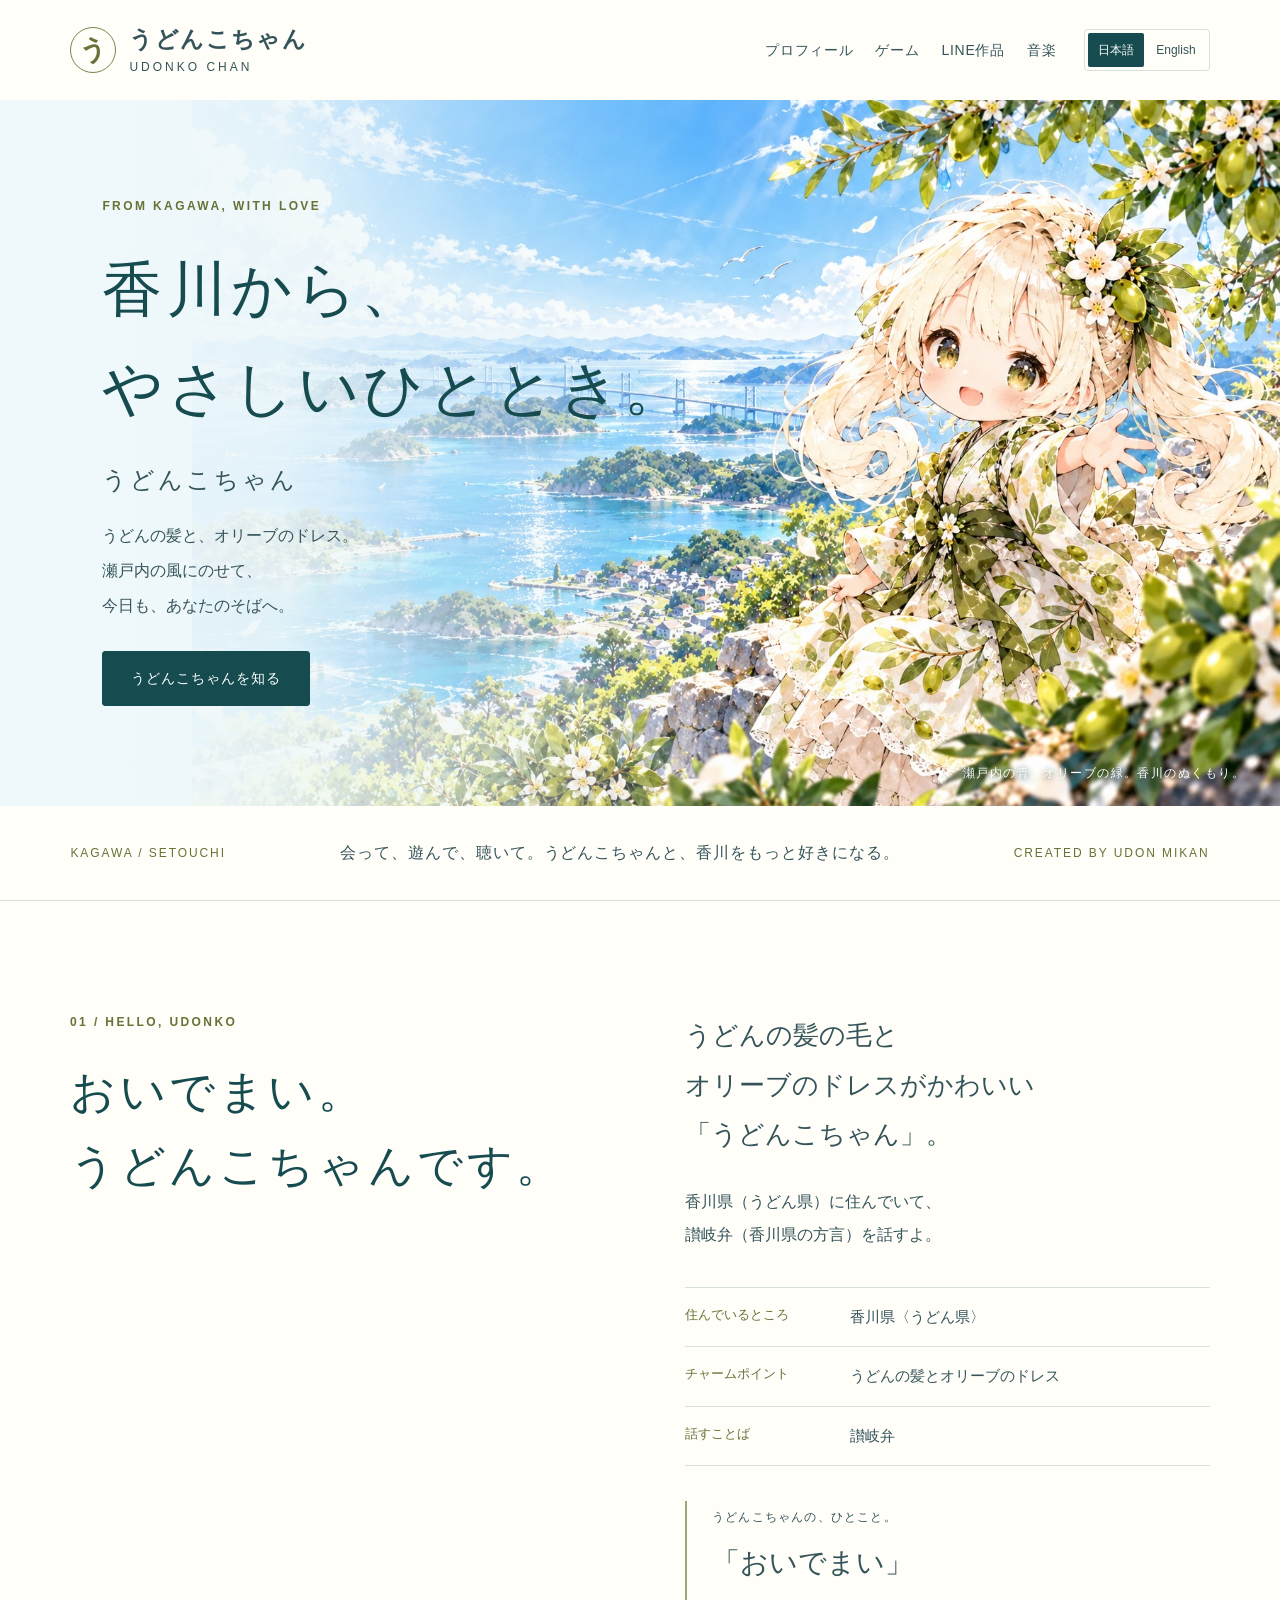
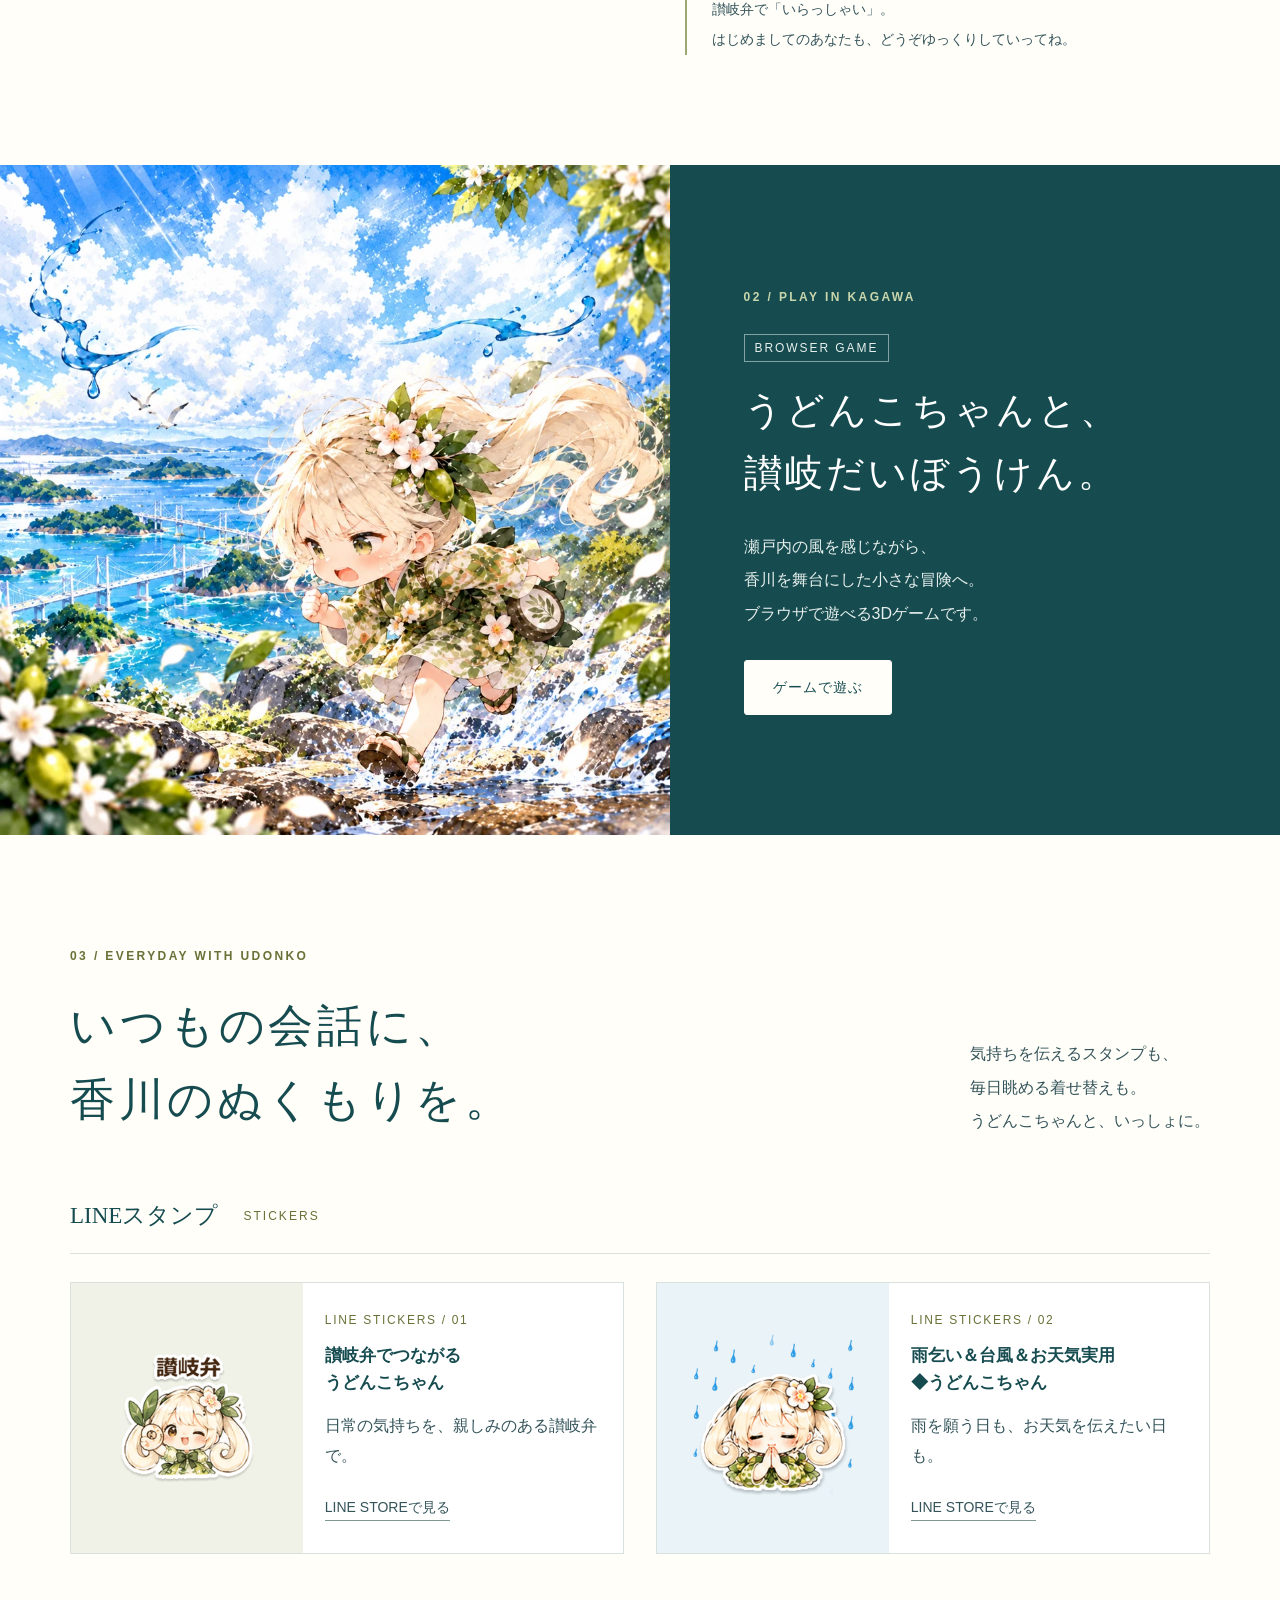
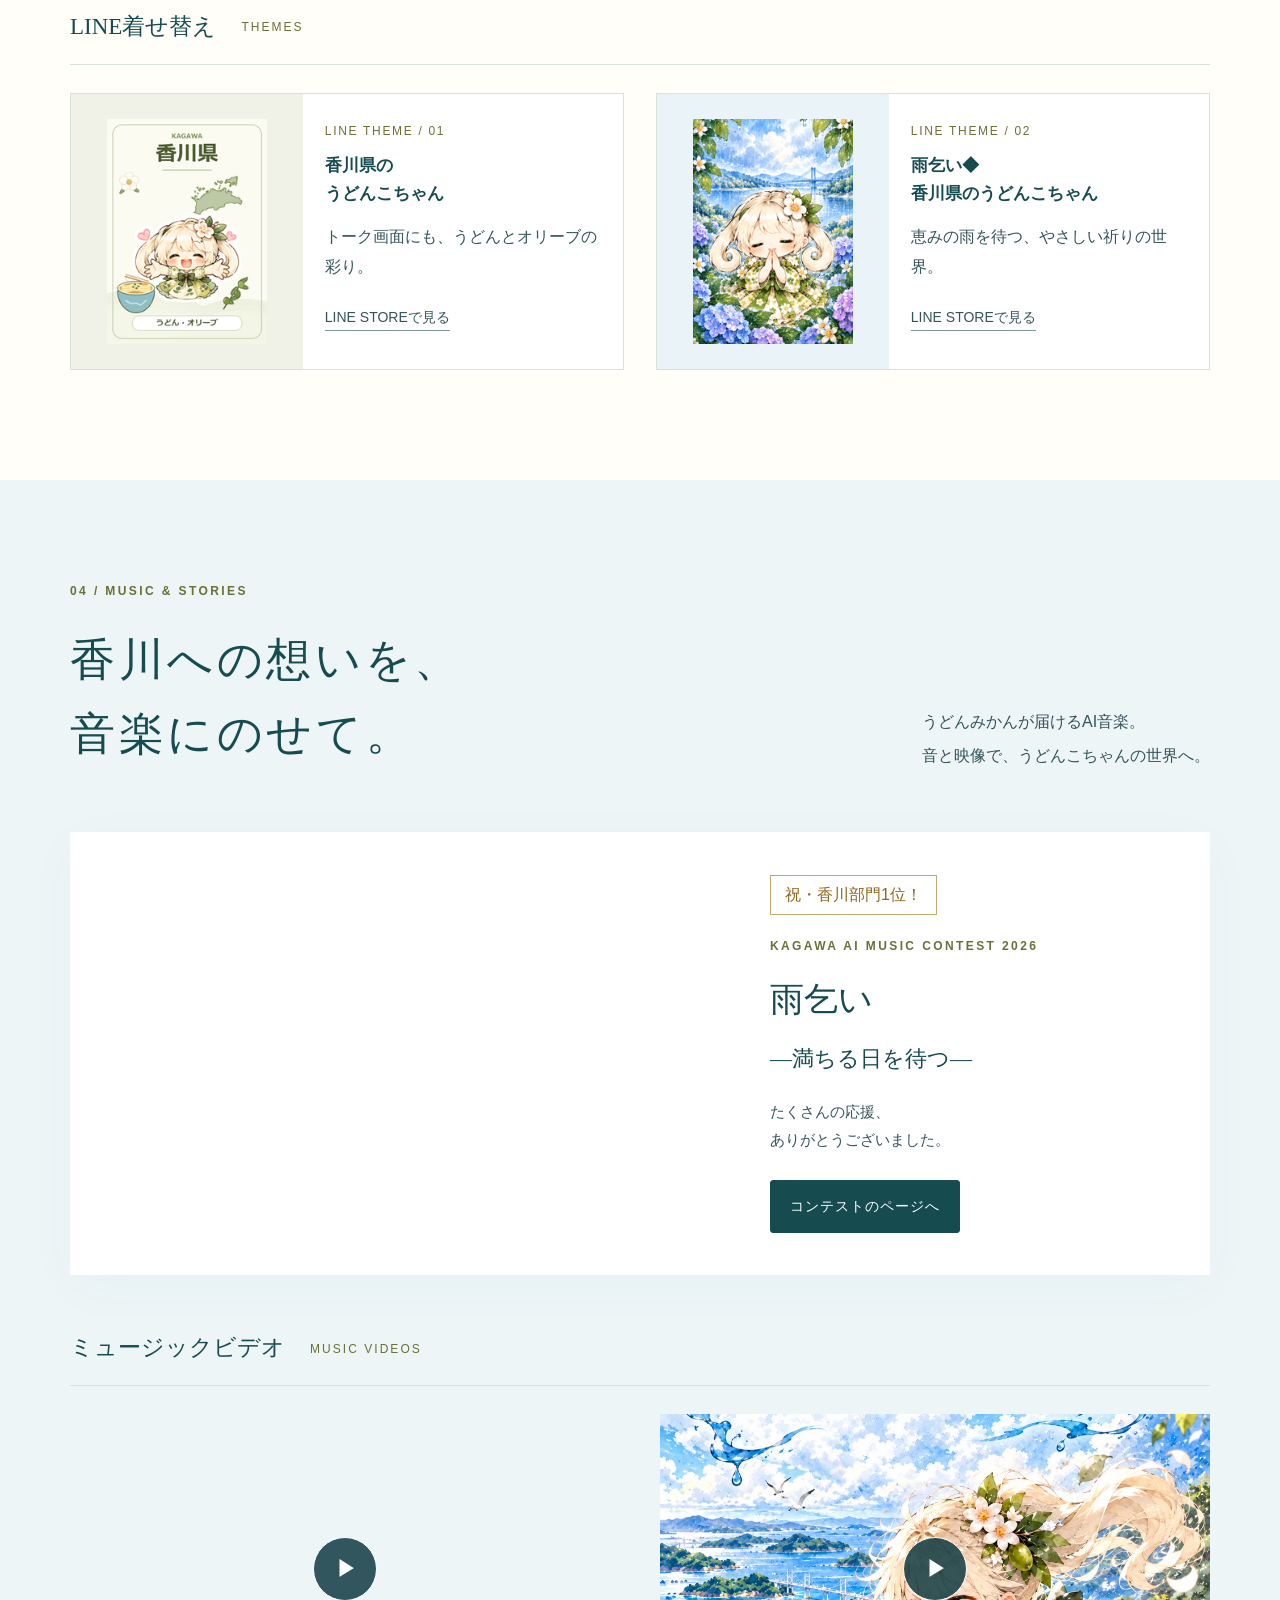
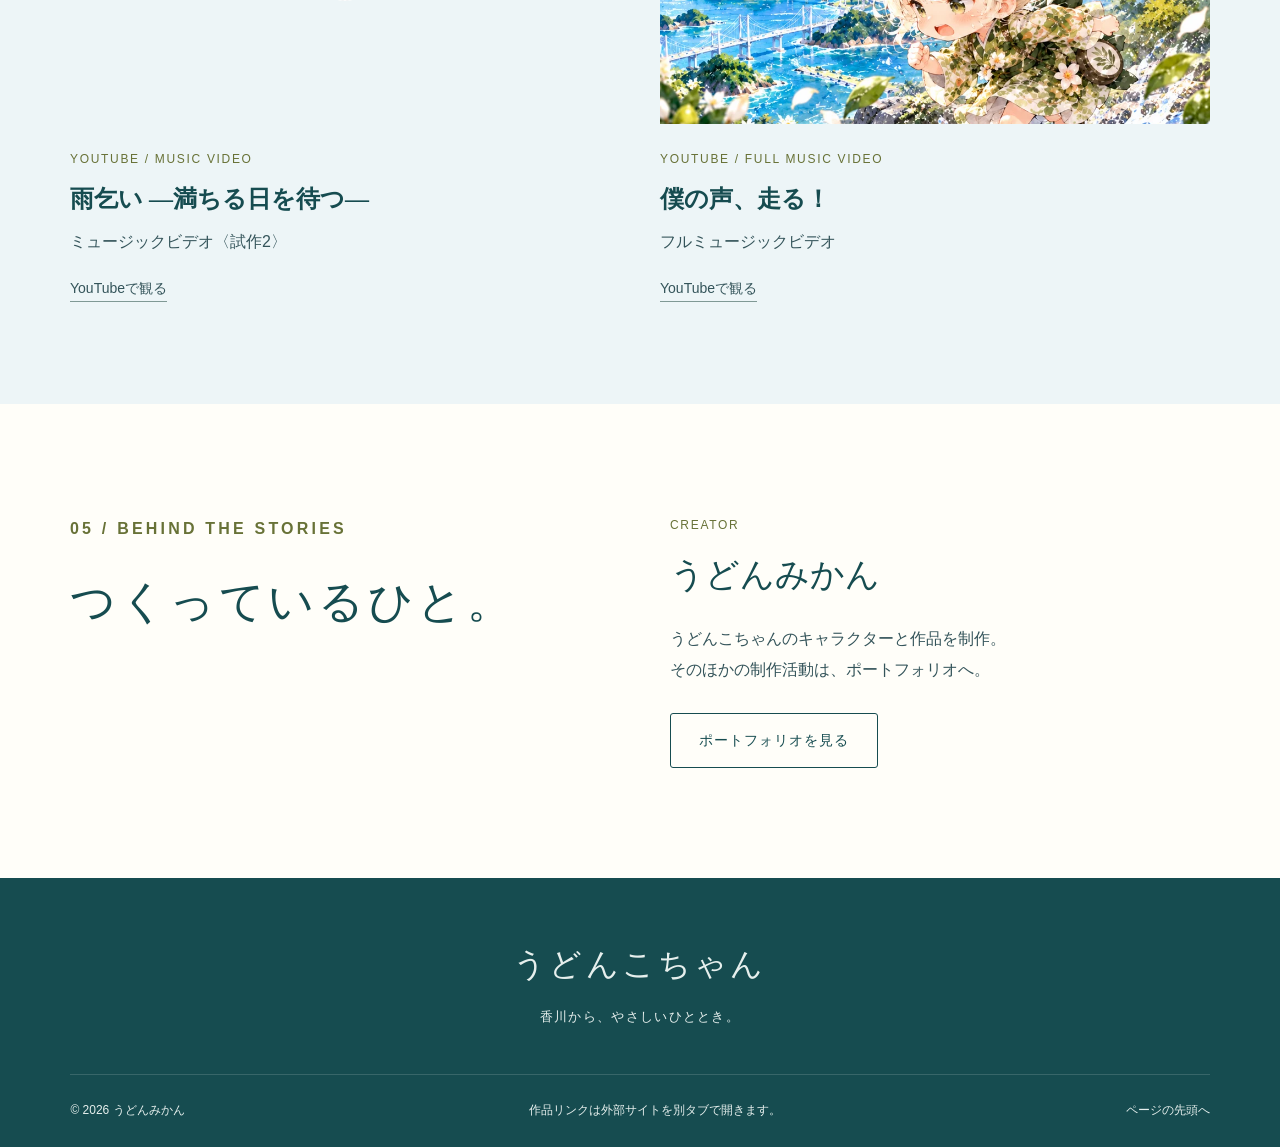
<file: index.html>
<!doctype html>
<html lang="ja">
<head>
<meta charset="utf-8"><meta name="viewport" content="width=device-width, initial-scale=1">
<meta http-equiv="Content-Security-Policy" content="default-src 'none'; img-src 'self' data:; style-src 'self'; script-src 'none'; connect-src 'none'; font-src 'self'; object-src 'none'; base-uri 'none'; form-action 'none'">
<meta name="referrer" content="no-referrer">
<title>うどんこちゃん｜香川から、やさしいひととき。</title>
<meta name="description" content="うどんの髪の毛とオリーブのドレスがかわいい、香川県のうどんこちゃん。プロフィール、冒険ゲーム、LINEスタンプ・着せ替え、うどんみかんのAI音楽をご紹介。">
<meta name="theme-color" content="#164c50">
<link rel="icon" type="image/svg+xml" href="data:image/svg+xml,%3Csvg xmlns='http://www.w3.org/2000/svg' viewBox='0 0 64 64'%3E%3Crect width='64' height='64' rx='32' fill='%23164c50'/%3E%3Ctext x='32' y='44' text-anchor='middle' font-size='40' fill='%23fff' font-family='serif'%3Eう%3C/text%3E%3C/svg%3E">
<link rel="stylesheet" href="./style.css">
<link rel="alternate" hreflang="ja" href="./index.html">
<link rel="alternate" hreflang="en" href="./english.html">
</head>
<body id="top">
<a class="skip" href="#main">本文へ移動</a>
<header class="header"><a class="brand" href="#top"><span class="brand-mark">う</span><span>うどんこちゃん<small>UDONKO CHAN</small></span></a><div class="header-links"><nav aria-label="メインナビゲーション"><a href="#profile">プロフィール</a><a href="#game">ゲーム</a><a href="#line">LINE作品</a><a href="#music">音楽</a></nav><div class="language-switch" role="navigation" aria-label="言語切り替え"><a href="./index.html" lang="ja" hreflang="ja" aria-current="page">日本語</a><a href="./english.html" lang="en" hreflang="en">English</a></div></div></header>
<main id="main">
<section class="hero" aria-labelledby="hero-title"><div class="hero-art"><img src="./assets/hero.webp" width="1536" height="1024" alt="オリーブの花を髪に飾ったうどんこちゃん。青い瀬戸内海と島々を背景に、笑顔で手を差し伸べる。" fetchpriority="high"></div><div class="hero-copy"><p class="eyebrow">FROM KAGAWA, WITH LOVE</p><h1 id="hero-title">香川から、<br>やさしいひととき。</h1><p class="hero-name">うどんこちゃん</p><p>うどんの髪と、オリーブのドレス。<br>瀬戸内の風にのせて、<br>今日も、あなたのそばへ。</p><a class="button" href="#profile">うどんこちゃんを知る</a></div><span class="hero-caption">瀬戸内の青。オリーブの緑。香川のぬくもり。</span></section>
<div class="intro-strip"><span>KAGAWA / SETOUCHI</span><p>会って、遊んで、聴いて。<br class="mobile-only">うどんこちゃんと、香川をもっと好きになる。</p><span>CREATED BY UDON MIKAN</span></div>
<section id="profile" class="section profile"><div class="section-heading"><p class="eyebrow">01 / HELLO, UDONKO</p><h2>おいでまい。<br>うどんこちゃんです。</h2></div><div class="profile-copy"><p class="lead">うどんの髪の毛と<br>オリーブのドレスがかわいい<br>「うどんこちゃん」。</p><p>香川県（うどん県）に住んでいて、<br>讃岐弁（香川県の方言）を話すよ。</p><dl class="profile-facts"><div><dt>住んでいるところ</dt><dd>香川県〈うどん県〉</dd></div><div><dt>チャームポイント</dt><dd>うどんの髪とオリーブのドレス</dd></div><div><dt>話すことば</dt><dd>讃岐弁</dd></div></dl><aside class="dialect"><span>うどんこちゃんの、ひとこと。</span><p>「おいでまい」</p><small>讃岐弁で「いらっしゃい」。<br>はじめましてのあなたも、どうぞゆっくりしていってね。</small></aside></div></section>
<section id="game" class="game-section"><div class="game-image"><img src="./assets/adventure.webp" alt="瀬戸内の風景のなかを駆けるうどんこちゃんのイメージイラスト" width="1000" height="1000" loading="lazy"></div><div class="game-copy"><p class="eyebrow">02 / PLAY IN KAGAWA</p><span class="tag">BROWSER GAME</span><h2>うどんこちゃんと、<br>讃岐だいぼうけん。</h2><p>瀬戸内の風を感じながら、<br>香川を舞台にした小さな冒険へ。<br>ブラウザで遊べる3Dゲームです。</p><a class="button light" href="https://udonko-sanuki-adventure.udonmikan.chatgpt.site" target="_blank" rel="noopener noreferrer">ゲームで遊ぶ<span class="sr-only">（別タブで開きます）</span></a></div></section>
<section id="line" class="section line-section"><div class="section-top"><div><p class="eyebrow">03 / EVERYDAY WITH UDONKO</p><h2>いつもの会話に、<br>香川のぬくもりを。</h2></div><p>気持ちを伝えるスタンプも、<br>毎日眺める着せ替えも。<br>うどんこちゃんと、いっしょに。</p></div>
<h3 class="collection-title">LINEスタンプ<span>STICKERS</span></h3><div class="product-grid">
<a class="product" href="https://store.line.me/stickershop/product/36520818/ja" target="_blank" rel="noopener noreferrer"><div class="product-art"><img src="./assets/sticker-sanuki.png" alt="讃岐弁でつながる うどんこちゃんのスタンプ" width="240" height="240" loading="lazy"></div><div class="product-body"><span class="small-label">LINE STICKERS / 01</span><h4>讃岐弁でつながる<br>うどんこちゃん</h4><p>日常の気持ちを、親しみのある讃岐弁で。</p><span class="text-link">LINE STOREで見る<span class="sr-only">（別タブ）</span></span></div></a>
<a class="product" href="https://store.line.me/stickershop/product/36610672/ja" target="_blank" rel="noopener noreferrer"><div class="product-art rain"><img src="./assets/sticker-weather.png" alt="雨乞い＆台風＆お天気実用◆うどんこちゃんのスタンプ" width="240" height="240" loading="lazy"></div><div class="product-body"><span class="small-label">LINE STICKERS / 02</span><h4>雨乞い＆台風＆お天気実用<br>◆うどんこちゃん</h4><p>雨を願う日も、お天気を伝えたい日も。</p><span class="text-link">LINE STOREで見る<span class="sr-only">（別タブ）</span></span></div></a></div>
<h3 class="collection-title">LINE着せ替え<span>THEMES</span></h3><div class="product-grid themes">
<a class="product" href="https://store.line.me/themeshop/product/2c06b67c-02c0-40bb-a4e4-3d6a9b7b33d6/ja" target="_blank" rel="noopener noreferrer"><div class="product-art"><img src="./assets/theme-sanuki.png" alt="香川県のうどんこちゃん LINE着せ替え" width="198" height="278" loading="lazy"></div><div class="product-body"><span class="small-label">LINE THEME / 01</span><h4>香川県の<br>うどんこちゃん</h4><p>トーク画面にも、うどんとオリーブの彩り。</p><span class="text-link">LINE STOREで見る<span class="sr-only">（別タブ）</span></span></div></a>
<a class="product" href="https://store.line.me/themeshop/product/4034fa6c-0a82-4324-8e17-a4f9ad127542/ja" target="_blank" rel="noopener noreferrer"><div class="product-art rain"><img src="./assets/theme-rain.png" alt="雨乞い◆香川県のうどんこちゃん LINE着せ替え" width="198" height="278" loading="lazy"></div><div class="product-body"><span class="small-label">LINE THEME / 02</span><h4>雨乞い◆<br>香川県のうどんこちゃん</h4><p>恵みの雨を待つ、やさしい祈りの世界。</p><span class="text-link">LINE STOREで見る<span class="sr-only">（別タブ）</span></span></div></a></div></section>
<section id="music" class="music-section"><div class="section-top"><div><p class="eyebrow">04 / MUSIC & STORIES</p><h2>香川への想いを、<br>音楽にのせて。</h2></div><p>うどんみかんが届けるAI音楽。<br>音と映像で、うどんこちゃんの世界へ。</p></div><article class="award"><img src="./assets/award.webp" alt="KAGAWA AI MUSIC CONTEST 2026、雨乞い ―満ちる日を待つ―、祝・香川部門1位！ うどんみかん" width="1536" height="1024" loading="lazy"><div class="award-copy"><span class="award-label">祝・香川部門1位！</span><p class="eyebrow">KAGAWA AI MUSIC CONTEST 2026</p><h3>雨乞い<br><span>―満ちる日を待つ―</span></h3><p>たくさんの応援、<br>ありがとうございました。</p><a class="button" href="https://sanuki-ai-music-award-2026.rainy-charm-5394.chatgpt.site/" target="_blank" rel="noopener noreferrer">コンテストのページへ<span class="sr-only">（別タブ）</span></a></div></article>
<h3 class="collection-title">ミュージックビデオ<span>MUSIC VIDEOS</span></h3><div class="mv-grid"><a class="mv" href="https://youtu.be/F1SjwQucWfg?si=oPVW3ORbGRsi2EGB" target="_blank" rel="noopener noreferrer"><div class="mv-image"><img src="./assets/award.webp" alt="雨乞いの作品ビジュアル" width="1536" height="1024" loading="lazy"><span class="play" aria-hidden="true">▶</span></div><span class="small-label">YOUTUBE / MUSIC VIDEO</span><h4>雨乞い ―満ちる日を待つ―</h4><p>ミュージックビデオ〈試作2〉</p><span class="text-link">YouTubeで観る<span class="sr-only">（別タブ）</span></span></a><a class="mv" href="https://youtu.be/hcpEiz5iTeI?si=0y_3WPTk3I8NmJdO" target="_blank" rel="noopener noreferrer"><div class="mv-image"><img src="./assets/adventure.webp" alt="僕の声、走る！の世界を表す、瀬戸内を走るうどんこちゃん" width="1000" height="1000" loading="lazy"><span class="play" aria-hidden="true">▶</span></div><span class="small-label">YOUTUBE / FULL MUSIC VIDEO</span><h4>僕の声、走る！</h4><p>フルミュージックビデオ</p><span class="text-link">YouTubeで観る<span class="sr-only">（別タブ）</span></span></a></div></section>
<section class="creator section" id="creator"><div><p class="eyebrow">05 / BEHIND THE STORIES</p><h2>つくっているひと。</h2></div><div><span class="small-label">CREATOR</span><h3>うどんみかん</h3><p>うどんこちゃんのキャラクターと作品を制作。<br>そのほかの制作活動は、ポートフォリオへ。</p><a class="button outline" href="https://udonmikan.github.io/portfolio/" target="_blank" rel="noopener noreferrer">ポートフォリオを見る<span class="sr-only">（別タブ）</span></a></div></section>
</main>
<footer><a class="footer-brand" href="#top">うどんこちゃん</a><p>香川から、やさしいひととき。</p><div class="footer-bottom"><small>© 2026 うどんみかん</small><span>作品リンクは外部サイトを別タブで開きます。</span><a href="#top">ページの先頭へ</a></div></footer>
</body></html>
</file>
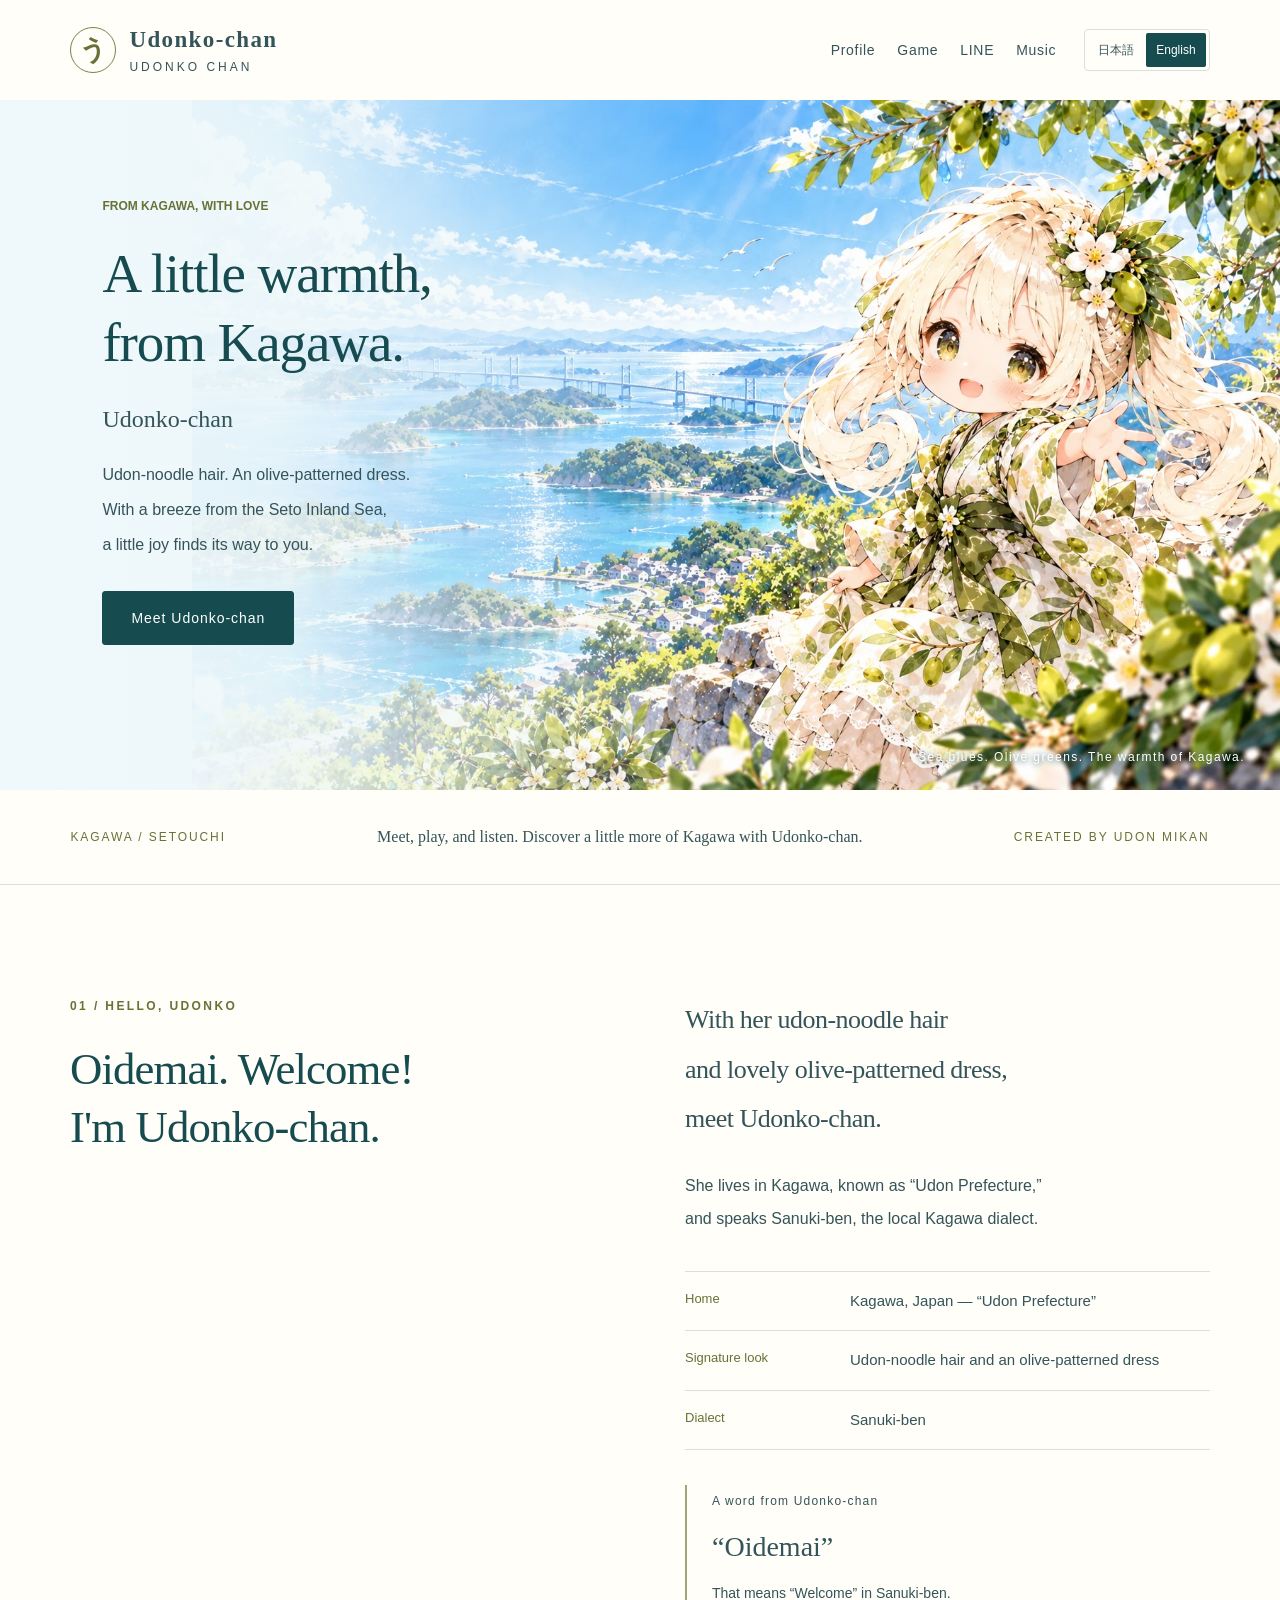
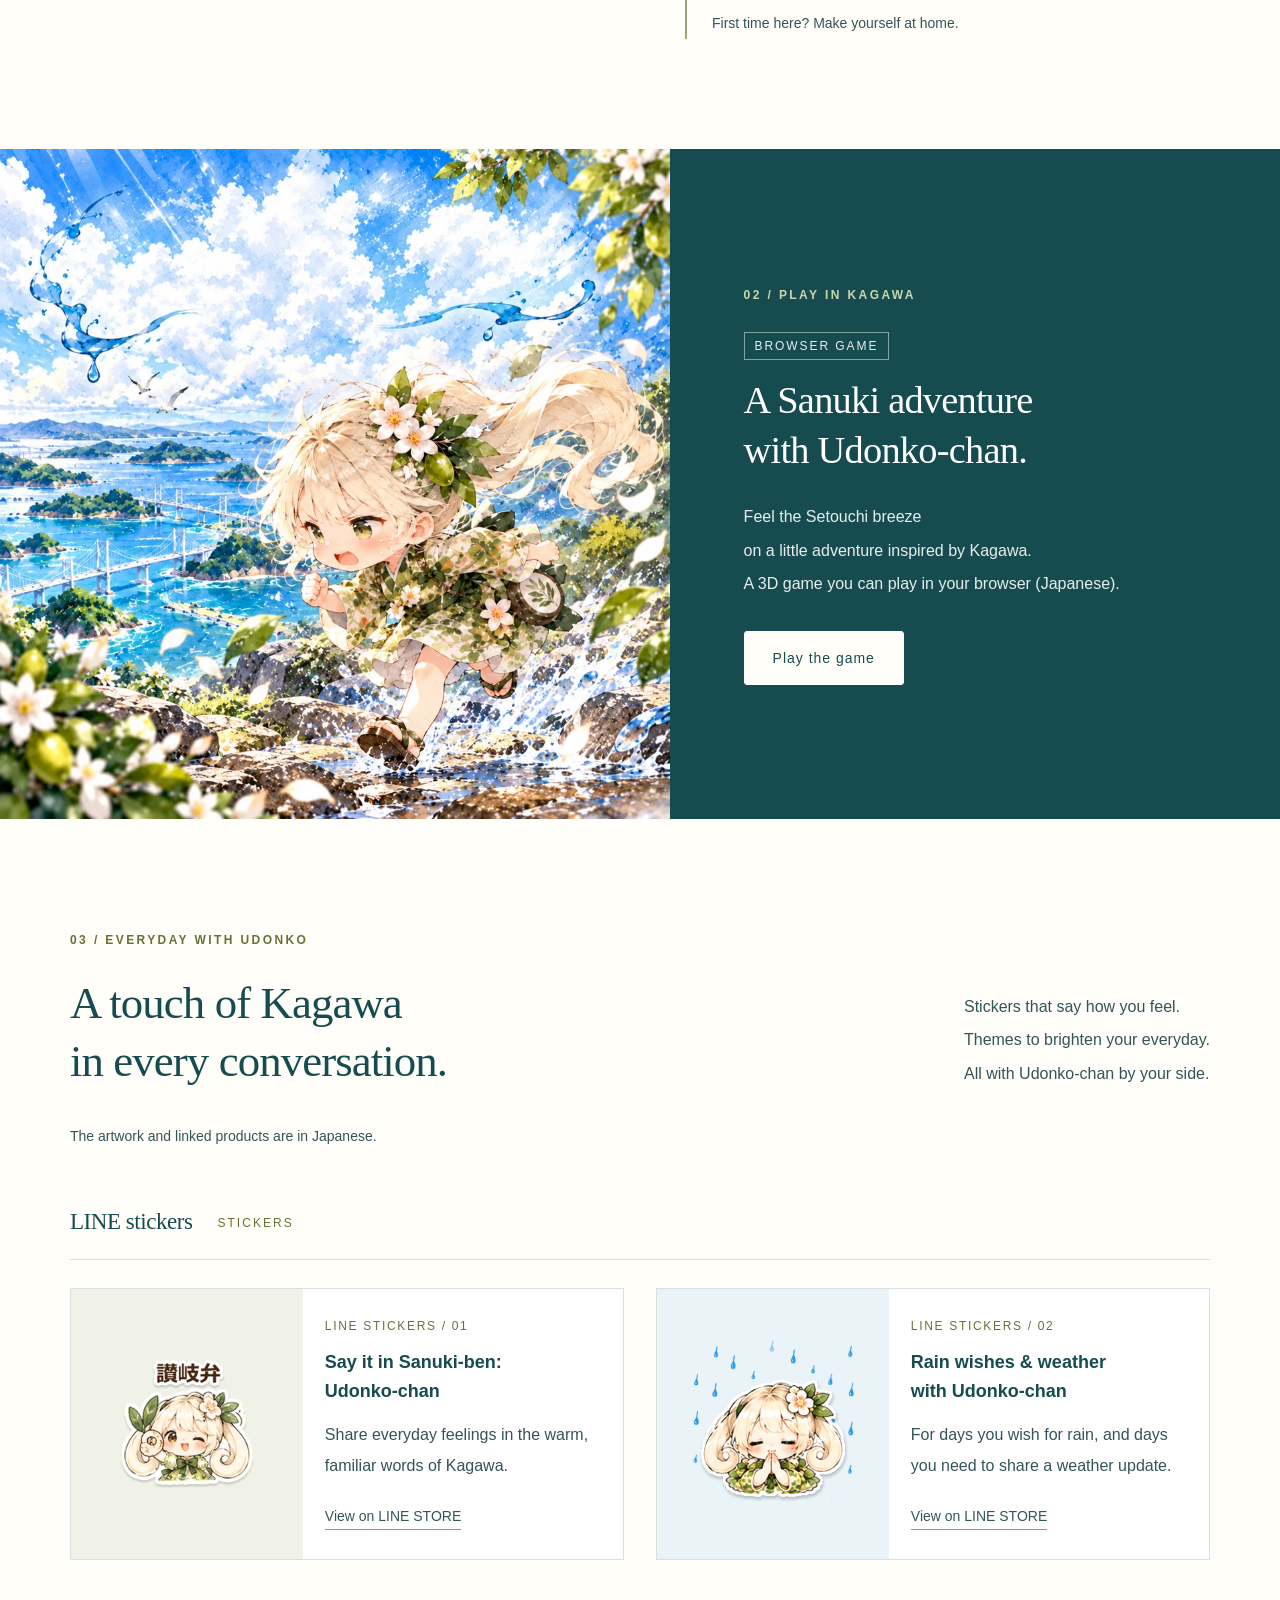
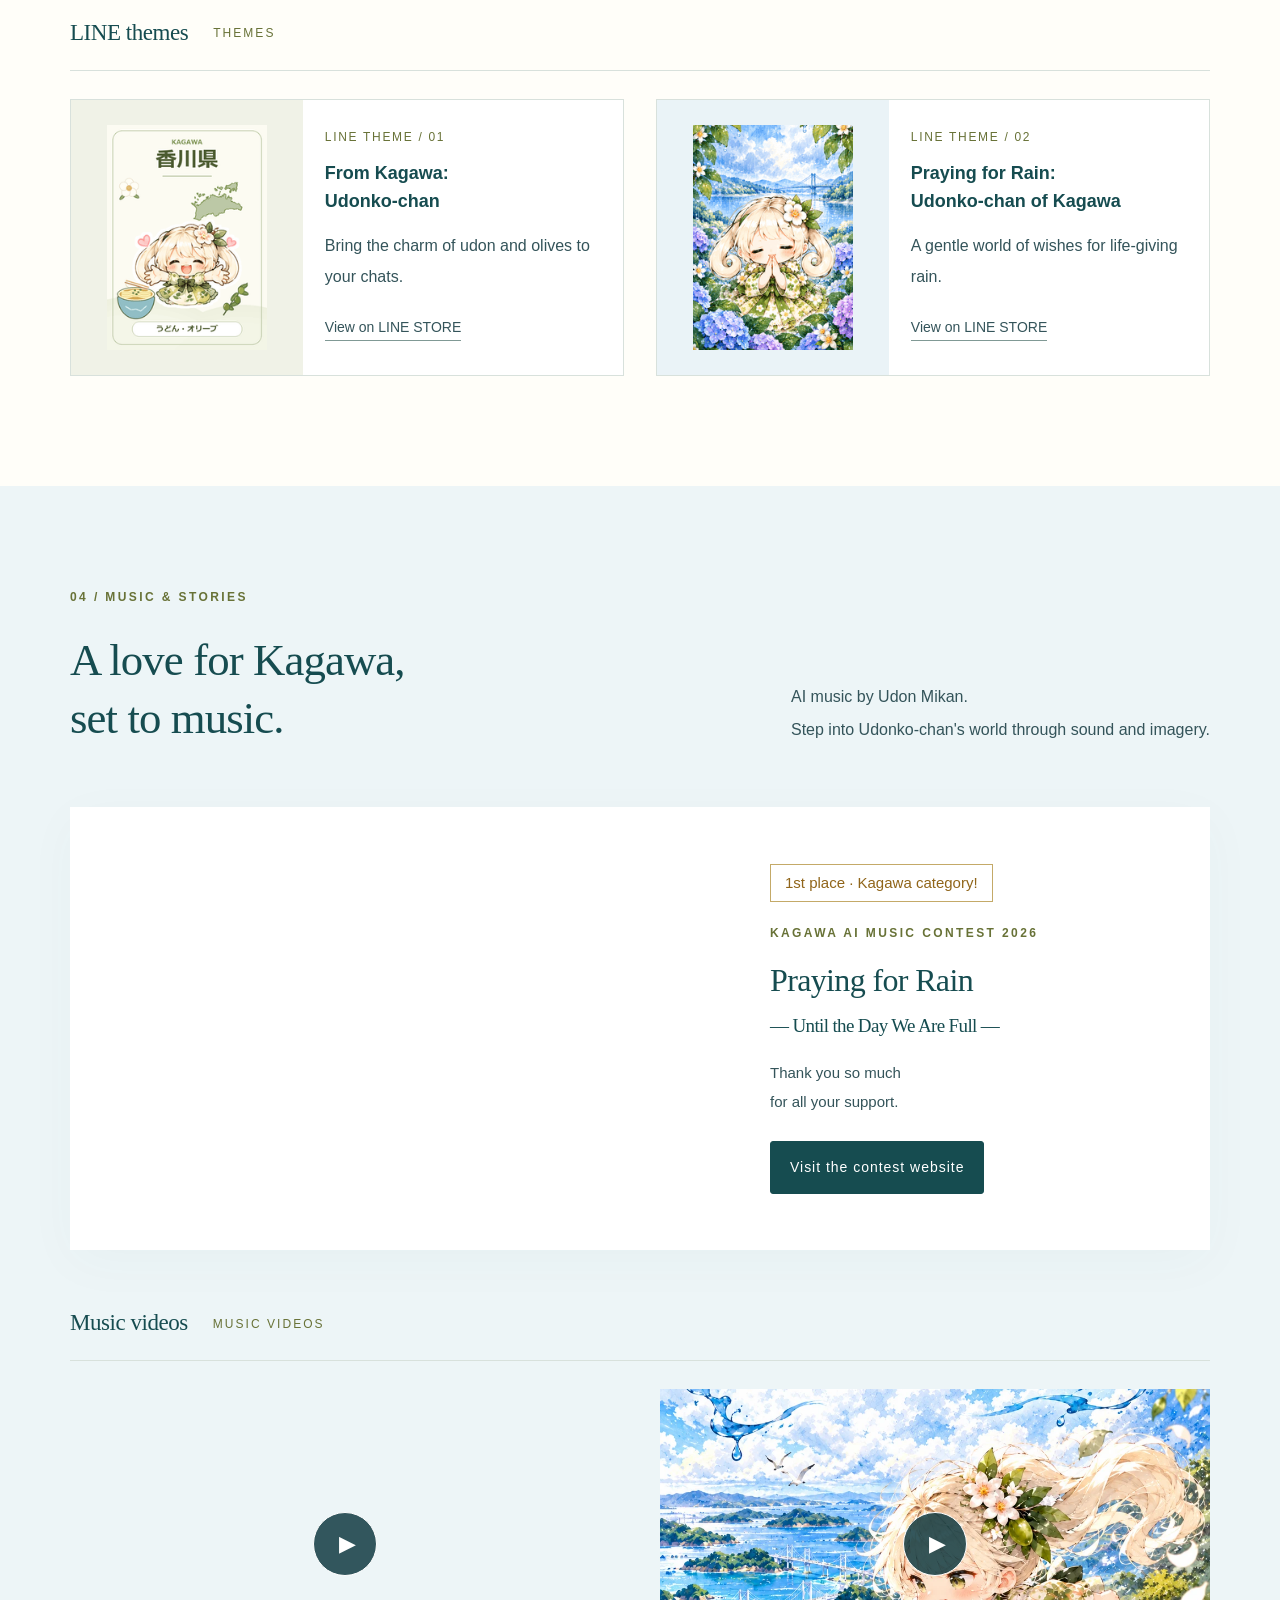
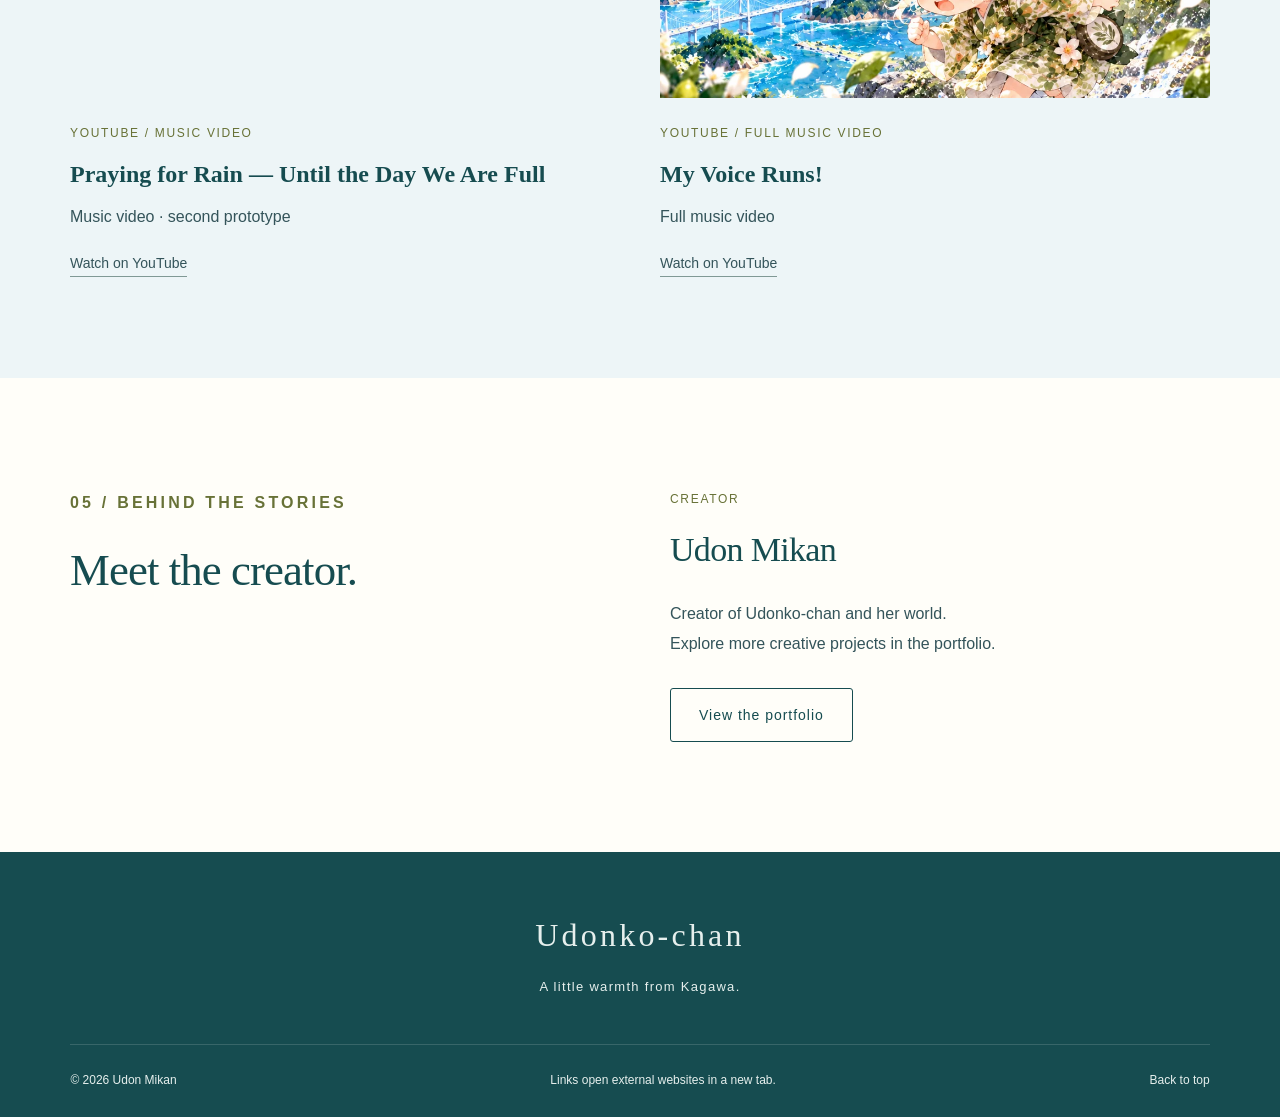
<file: english.html>
<!doctype html>
<html lang="en">
<head>
<meta charset="utf-8"><meta name="viewport" content="width=device-width, initial-scale=1">
<meta http-equiv="Content-Security-Policy" content="default-src &#x27;none&#x27;; img-src &#x27;self&#x27; data:; style-src &#x27;self&#x27;; script-src &#x27;none&#x27;; connect-src &#x27;none&#x27;; font-src &#x27;self&#x27;; object-src &#x27;none&#x27;; base-uri &#x27;none&#x27;; form-action &#x27;none&#x27;">
<meta name="referrer" content="no-referrer">
<title>Udonko-chan | A little warmth from Kagawa</title>
<meta name="description" content="Meet Udonko-chan, the girl from Kagawa with udon-noodle hair and an olive-patterned dress. Explore her story, browser game, LINE stickers and themes, and AI music by Udon Mikan.">
<meta name="theme-color" content="#164c50">
<link rel="icon" type="image/svg+xml" href="data:image/svg+xml,%3Csvg xmlns=&#x27;http://www.w3.org/2000/svg&#x27; viewBox=&#x27;0 0 64 64&#x27;%3E%3Crect width=&#x27;64&#x27; height=&#x27;64&#x27; rx=&#x27;32&#x27; fill=&#x27;%23164c50&#x27;/%3E%3Ctext x=&#x27;32&#x27; y=&#x27;44&#x27; text-anchor=&#x27;middle&#x27; font-size=&#x27;40&#x27; fill=&#x27;%23fff&#x27; font-family=&#x27;serif&#x27;%3Eう%3C/text%3E%3C/svg%3E">
<link rel="stylesheet" href="./style.css">
<link rel="alternate" hreflang="ja" href="./index.html">
<link rel="alternate" hreflang="en" href="./english.html">
</head>
<body id="top">
<a class="skip" href="#main">Skip to content</a>
<header class="header"><a class="brand" href="#top"><span class="brand-mark">う</span><span>Udonko-chan<small>UDONKO CHAN</small></span></a><div class="header-links"><nav aria-label="Main navigation"><a href="#profile">Profile</a><a href="#game">Game</a><a href="#line">LINE</a><a href="#music">Music</a></nav><div class="language-switch" role="navigation" aria-label="Language"><a href="./index.html" lang="ja" hreflang="ja">日本語</a><a href="./english.html" lang="en" hreflang="en" aria-current="page">English</a></div></div></header>
<main id="main">
<section class="hero" aria-labelledby="hero-title"><div class="hero-art"><img src="./assets/hero.webp" width="1536" height="1024" alt="Udonko-chan, with olive blossoms in her hair, smiles and reaches out against the blue Seto Inland Sea and its islands." fetchpriority="high"></div><div class="hero-copy"><p class="eyebrow">FROM KAGAWA, WITH LOVE</p><h1 id="hero-title">A little warmth,<br>from Kagawa.</h1><p class="hero-name">Udonko-chan</p><p>Udon-noodle hair. An olive-patterned dress.<br>With a breeze from the Seto Inland Sea,<br>a little joy finds its way to you.</p><a class="button" href="#profile">Meet Udonko-chan</a></div><span class="hero-caption">Sea blues. Olive greens. The warmth of Kagawa.</span></section>
<div class="intro-strip"><span>KAGAWA / SETOUCHI</span><p>Meet, play, and listen. <br class="mobile-only">Discover a little more of Kagawa with Udonko-chan.</p><span>CREATED BY UDON MIKAN</span></div>
<section id="profile" class="section profile"><div class="section-heading"><p class="eyebrow">01 / HELLO, UDONKO</p><h2>Oidemai. Welcome!<br>I'm Udonko-chan.</h2></div><div class="profile-copy"><p class="lead">With her udon-noodle hair<br>and lovely olive-patterned dress,<br>meet Udonko-chan.</p><p>She lives in Kagawa, known as “Udon Prefecture,”<br>and speaks Sanuki-ben, the local Kagawa dialect.</p><dl class="profile-facts"><div><dt>Home</dt><dd>Kagawa, Japan — “Udon Prefecture”</dd></div><div><dt>Signature look</dt><dd>Udon-noodle hair and an olive-patterned dress</dd></div><div><dt>Dialect</dt><dd>Sanuki-ben</dd></div></dl><aside class="dialect"><span>A word from Udonko-chan</span><p>“Oidemai”</p><small>That means “Welcome” in Sanuki-ben.<br>First time here? Make yourself at home.</small></aside></div></section>
<section id="game" class="game-section"><div class="game-image"><img src="./assets/adventure.webp" alt="Illustration of Udonko-chan running through a Setouchi landscape." width="1000" height="1000" loading="lazy"></div><div class="game-copy"><p class="eyebrow">02 / PLAY IN KAGAWA</p><span class="tag">BROWSER GAME</span><h2>A Sanuki adventure<br>with Udonko-chan.</h2><p>Feel the Setouchi breeze<br>on a little adventure inspired by Kagawa.<br>A 3D game you can play in your browser (Japanese).</p><a class="button light" href="https://udonko-sanuki-adventure.udonmikan.chatgpt.site" target="_blank" rel="noopener noreferrer">Play the game<span class="sr-only"> (opens in a new tab)</span></a></div></section>
<section id="line" class="section line-section"><div class="section-top"><div><p class="eyebrow">03 / EVERYDAY WITH UDONKO</p><h2>A touch of Kagawa<br>in every conversation.</h2></div><p>Stickers that say how you feel.<br>Themes to brighten your everyday.<br>All with Udonko-chan by your side.</p></div>
<p class="collection-note">The artwork and linked products are in Japanese.</p><h3 class="collection-title">LINE stickers<span>STICKERS</span></h3><div class="product-grid">
<a class="product" href="https://store.line.me/stickershop/product/36520818/ja" target="_blank" rel="noopener noreferrer"><div class="product-art"><img src="./assets/sticker-sanuki.png" alt="Udonko-chan LINE stickers featuring Sanuki dialect expressions." width="240" height="240" loading="lazy"></div><div class="product-body"><span class="small-label">LINE STICKERS / 01</span><h4>Say it in Sanuki-ben:<br>Udonko-chan</h4><p>Share everyday feelings in the warm, familiar words of Kagawa.</p><span class="text-link">View on LINE STORE<span class="sr-only"> (opens in a new tab)</span></span></div></a>
<a class="product" href="https://store.line.me/stickershop/product/36610672/ja" target="_blank" rel="noopener noreferrer"><div class="product-art rain"><img src="./assets/sticker-weather.png" alt="Udonko-chan LINE stickers for rain wishes, typhoons, and everyday weather messages." width="240" height="240" loading="lazy"></div><div class="product-body"><span class="small-label">LINE STICKERS / 02</span><h4>Rain wishes &amp; weather<br>with Udonko-chan</h4><p>For days you wish for rain, and days you need to share a weather update.</p><span class="text-link">View on LINE STORE<span class="sr-only"> (opens in a new tab)</span></span></div></a></div>
<h3 class="collection-title">LINE themes<span>THEMES</span></h3><div class="product-grid themes">
<a class="product" href="https://store.line.me/themeshop/product/2c06b67c-02c0-40bb-a4e4-3d6a9b7b33d6/ja" target="_blank" rel="noopener noreferrer"><div class="product-art"><img src="./assets/theme-sanuki.png" alt="Udonko-chan of Kagawa LINE theme." width="198" height="278" loading="lazy"></div><div class="product-body"><span class="small-label">LINE THEME / 01</span><h4>From Kagawa:<br>Udonko-chan</h4><p>Bring the charm of udon and olives to your chats.</p><span class="text-link">View on LINE STORE<span class="sr-only"> (opens in a new tab)</span></span></div></a>
<a class="product" href="https://store.line.me/themeshop/product/4034fa6c-0a82-4324-8e17-a4f9ad127542/ja" target="_blank" rel="noopener noreferrer"><div class="product-art rain"><img src="./assets/theme-rain.png" alt="Praying for Rain: Udonko-chan of Kagawa LINE theme." width="198" height="278" loading="lazy"></div><div class="product-body"><span class="small-label">LINE THEME / 02</span><h4>Praying for Rain:<br>Udonko-chan of Kagawa</h4><p>A gentle world of wishes for life-giving rain.</p><span class="text-link">View on LINE STORE<span class="sr-only"> (opens in a new tab)</span></span></div></a></div></section>
<section id="music" class="music-section"><div class="section-top"><div><p class="eyebrow">04 / MUSIC &amp; STORIES</p><h2>A love for Kagawa,<br>set to music.</h2></div><p>AI music by Udon Mikan.<br>Step into Udonko-chan's world through sound and imagery.</p></div><article class="award"><img src="./assets/award.webp" alt="Award artwork: Praying for Rain — Until the Day We Are Full — by Udon Mikan. First place in the Kagawa category, KAGAWA AI MUSIC CONTEST 2026." width="1536" height="1024" loading="lazy"><div class="award-copy"><span class="award-label">1st place · Kagawa category!</span><p class="eyebrow">KAGAWA AI MUSIC CONTEST 2026</p><h3>Praying for Rain<br><span>— Until the Day We Are Full —</span></h3><p>Thank you so much<br>for all your support.</p><a class="button" href="https://sanuki-ai-music-award-2026.rainy-charm-5394.chatgpt.site/" target="_blank" rel="noopener noreferrer">Visit the contest website<span class="sr-only"> (opens in a new tab)</span></a></div></article>
<h3 class="collection-title">Music videos<span>MUSIC VIDEOS</span></h3><div class="mv-grid"><a class="mv" href="https://youtu.be/F1SjwQucWfg?si=oPVW3ORbGRsi2EGB" target="_blank" rel="noopener noreferrer"><div class="mv-image"><img src="./assets/award.webp" alt="Artwork for Praying for Rain." width="1536" height="1024" loading="lazy"><span class="play" aria-hidden="true">▶</span></div><span class="small-label">YOUTUBE / MUSIC VIDEO</span><h4>Praying for Rain — Until the Day We Are Full</h4><p>Music video · second prototype</p><span class="text-link">Watch on YouTube<span class="sr-only"> (opens in a new tab)</span></span></a><a class="mv" href="https://youtu.be/hcpEiz5iTeI?si=0y_3WPTk3I8NmJdO" target="_blank" rel="noopener noreferrer"><div class="mv-image"><img src="./assets/adventure.webp" alt="Udonko-chan running through Setouchi, illustrating the world of My Voice Runs!" width="1000" height="1000" loading="lazy"><span class="play" aria-hidden="true">▶</span></div><span class="small-label">YOUTUBE / FULL MUSIC VIDEO</span><h4>My Voice Runs!</h4><p>Full music video</p><span class="text-link">Watch on YouTube<span class="sr-only"> (opens in a new tab)</span></span></a></div></section>
<section class="creator section" id="creator"><div><p class="eyebrow">05 / BEHIND THE STORIES</p><h2>Meet the creator.</h2></div><div><span class="small-label">CREATOR</span><h3>Udon Mikan</h3><p>Creator of Udonko-chan and her world.<br>Explore more creative projects in the portfolio.</p><a class="button outline" href="https://udonmikan.github.io/portfolio/" target="_blank" rel="noopener noreferrer">View the portfolio<span class="sr-only"> (opens in a new tab)</span></a></div></section>
</main>
<footer><a class="footer-brand" href="#top">Udonko-chan</a><p>A little warmth from Kagawa.</p><div class="footer-bottom"><small>© 2026 Udon Mikan</small><span>Links open external websites in a new tab.</span><a href="#top">Back to top</a></div></footer>
</body></html>
</file>
<file: style.css>
:root{--ink:#164c50;--body:#34545a;--olive:#687237;--paper:#fffef9;--line:#d8e1dc;--blue:#eaf5f8;--serif:'Yu Mincho','Hiragino Mincho ProN','Noto Serif CJK JP',serif;--sans:'Hiragino Kaku Gothic ProN','Yu Gothic',Meiryo,sans-serif}*{box-sizing:border-box}html{scroll-behavior:smooth;scroll-padding-top:100px}body{margin:0;background:var(--paper);color:var(--body);font:16px/1.9 var(--sans);-webkit-font-smoothing:antialiased}a{color:inherit;text-decoration:none}img{display:block;max-width:100%;height:auto}h1,h2,h3,h4,p{margin:0}h1,h2,h3,h4{color:var(--ink)}h1,h2{font-family:var(--serif);font-weight:500}h2{font-size:clamp(30px,3.5vw,48px);line-height:1.65;letter-spacing:.08em}h4{font-size:20px;line-height:1.6}a:focus-visible{outline:3px solid #ac7624;outline-offset:6px}.skip{position:fixed;top:-100px;background:white;padding:12px;z-index:10}.skip:focus{top:0}.sr-only{position:absolute;width:1px;height:1px;overflow:hidden;clip:rect(0,0,0,0);white-space:nowrap}.header{height:100px;display:flex;align-items:center;justify-content:space-between;padding:0 5.5%;gap:25px;background:var(--paper)}.brand{display:flex;gap:13px;align-items:center;flex-shrink:0;font-family:var(--serif);font-size:23px;font-weight:600;letter-spacing:.06em;line-height:1.5}.brand small{display:block;font:10px/1.6 var(--sans);letter-spacing:.25em}.brand-mark{border:1px solid #748647;width:46px;height:46px;border-radius:50%;display:grid;place-items:center;color:var(--olive);font-size:27px}nav{display:flex;gap:32px;font-size:14px;letter-spacing:.05em}nav a:hover{color:var(--olive);text-decoration:underline;text-underline-offset:8px}.hero{position:relative;min-height:690px;overflow:hidden;background:#e5f3f9}.hero-art{position:absolute;inset:0 0 0 15%}.hero-art img{width:100%;height:100%;object-fit:cover;object-position:60% 50%}.hero:after{content:'';position:absolute;inset:0;background:linear-gradient(90deg,#eff8fa 0%,#eff8faee 22%,#eff8fa7a 42%,transparent 59%);pointer-events:none}.hero-copy{position:relative;z-index:1;padding:95px 0 100px 8%;max-width:700px}.eyebrow{font-size:12px;font-weight:600;letter-spacing:.2em;margin-bottom:22px;color:var(--olive)}h1{font-size:clamp(42px,4.7vw,66px);line-height:1.65;letter-spacing:.07em}.hero-name{font-family:var(--serif);font-size:24px;letter-spacing:.12em;margin:20px 0 14px}.hero-copy>p:not(.eyebrow):not(.hero-name){font-size:16px;line-height:2.2}.button{display:inline-flex;align-items:center;justify-content:center;min-height:52px;padding:13px 28px;background:var(--ink);border:1px solid var(--ink);border-radius:3px;color:white;font-size:14px;letter-spacing:.07em;transition:background .2s,transform .2s}.button:hover{background:#2c6667;transform:translateY(-2px)}.hero-copy .button{margin-top:28px}.hero-caption{position:absolute;z-index:1;right:35px;bottom:21px;color:#fff;font-size:12px;letter-spacing:.12em;text-shadow:0 1px 6px #163f39}.intro-strip{display:flex;justify-content:space-between;align-items:center;padding:32px 5.5%;border-bottom:1px solid var(--line);gap:20px}.intro-strip>span{font-size:10px;letter-spacing:.16em;color:var(--olive)}.intro-strip p{font-family:var(--serif);font-size:16px;letter-spacing:.06em}.section{max-width:1230px;padding:110px 45px;margin:auto}.profile{display:grid;grid-template-columns:1fr 1fr;gap:90px}.profile-copy .lead{font-family:var(--serif);font-size:26px;line-height:1.9;margin-bottom:25px}.profile-copy>p{line-height:2.1}.profile-facts{margin:35px 0 0;border-top:1px solid var(--line)}.profile-facts>div{padding:15px 0;display:grid;grid-template-columns:150px 1fr;border-bottom:1px solid var(--line);gap:15px}.profile-facts dt{font-size:13px;color:var(--olive)}.profile-facts dd{margin:0;font-size:15px}.dialect{margin-top:35px;border-left:2px solid #9ba875;padding-left:25px}.dialect>span{font-size:12px;letter-spacing:.1em}.dialect p{font:28px/1.8 var(--serif);margin:6px 0}.dialect small{font-size:14px}.game-section{display:grid;grid-template-columns:1.1fr 1fr;background:var(--ink);color:#e7efec;max-width:1440px;margin:auto}.game-image{min-height:570px}.game-image img{height:100%;width:100%;object-fit:cover}.game-copy{padding:70px 12%;align-self:center}.game-copy .eyebrow{color:#c9d6ac}.game-copy h2{color:white;font-size:clamp(27px,3vw,40px);margin:16px 0 24px}.tag{font-size:10px;letter-spacing:.16em;border:1px solid #84a4a4;padding:6px 10px}.game-copy p{line-height:2.1}.light{margin-top:30px;background:#fffef9;color:var(--ink);border-color:#fffef9}.light:hover{background:#dfe8d3}.section-top{display:flex;justify-content:space-between;gap:55px;align-items:end;margin-bottom:60px}.section-top>p{line-height:2.1;font-size:15px}.collection-title{display:flex;align-items:center;gap:25px;font:23px/1.6 var(--serif);padding-bottom:18px;border-bottom:1px solid var(--line);margin:55px 0 28px}.collection-title span{font:11px var(--sans);letter-spacing:.17em;color:var(--olive)}.product-grid{display:grid;grid-template-columns:1fr 1fr;gap:32px}.product{display:grid;grid-template-columns:42% 58%;border:1px solid var(--line);background:white;transition:box-shadow .2s,transform .2s}.product:hover{box-shadow:0 10px 35px #174e4d10;transform:translateY(-4px)}.product-art{background:#f0f2e7;display:flex;align-items:center;justify-content:center;padding:25px 14px;min-height:270px}.product-art.rain{background:#eaf3f7}.product-art img{width:100%;height:auto;max-width:180px;object-fit:contain}.product-body{padding:26px 22px}.small-label{display:block;font-size:10px;letter-spacing:.14em;color:var(--olive);margin-bottom:10px}.product-body h4{font-size:17px}.product-body p{font-size:14px;line-height:1.9;margin:15px 0 20px}.text-link{font-size:13px;border-bottom:1px solid #809995;padding-bottom:5px}.themes .product-art img{max-height:225px;width:auto;max-width:100%}.music-section{background:#edf5f7;padding:100px max(45px,calc((100vw - 1140px)/2))}.award{display:grid;grid-template-columns:1.4fr 1fr;align-items:center;background:white;box-shadow:0 12px 50px #1f595608}.award>img{width:100%;height:100%;object-fit:contain}.award-copy{padding:35px}.award-label{display:inline-block;color:#90651a;border:1px solid #c4aa68;padding:4px 14px;font-size:16px;margin-bottom:20px}.award-copy .eyebrow{font-size:10px;margin-bottom:15px}.award-copy h3{font:34px/1.6 var(--serif)}.award-copy h3 span{font-size:22px}.award-copy>p:not(.eyebrow){margin:16px 0 25px;font-size:15px}.award-copy .button{padding:12px 19px}.mv-grid{display:grid;grid-template-columns:1fr 1fr;gap:40px}.mv-image{position:relative;aspect-ratio:16/9;overflow:hidden;margin-bottom:24px}.mv-image img{width:100%;height:100%;object-fit:cover;transition:transform .4s}.mv:hover img{transform:scale(1.035)}.play{position:absolute;left:50%;top:50%;transform:translate(-50%,-50%);border:1px solid white;border-radius:50%;background:#123b42d9;color:white;width:64px;height:64px;display:grid;place-items:center;padding-left:4px;font-size:22px}.mv h4{font-family:var(--serif);font-size:24px}.mv p{font-size:14px;margin:8px 0 16px}.creator{display:grid;grid-template-columns:1fr 1fr;gap:60px}.creator h3{font:34px/1.7 var(--serif);margin:8px 0 20px}.creator p{font-size:15px}.outline{background:transparent;color:var(--ink);margin-top:28px}.outline:hover{color:white}footer{background:var(--ink);color:#e6efed;text-align:center;padding:65px 5.5% 25px}.footer-brand{font:32px var(--serif);letter-spacing:.1em}footer>p{font-size:13px;margin:18px 0 45px;letter-spacing:.1em}.footer-bottom{border-top:1px solid #ffffff25;padding-top:24px;display:flex;justify-content:space-between;align-items:center;gap:15px;font-size:12px}.footer-bottom small{font-size:12px}.mobile-only{display:none}@media(min-width:1600px){.hero{max-width:1600px;margin:auto}.hero-copy{padding-left:9%}}@media(max-width:1000px){.header{padding:0 30px}nav{gap:18px}.hero{min-height:640px}.hero-copy{padding-left:6%;padding-top:85px}.hero-art{left:0}.intro-strip>span{display:none}.intro-strip{justify-content:center}.section{padding:85px 35px}.profile{gap:45px}.game-copy{padding:40px 9%}.game-image{min-height:500px}.product-grid{gap:20px}.product{grid-template-columns:1fr}.product-art{min-height:230px}.product-body{padding:24px}.product-body h4 br{display:none}.music-section{padding:80px 35px}.award{grid-template-columns:1fr}.award>img{height:auto}.award-copy{text-align:center;padding:35px}.award-copy h3 br{display:none}.award-copy h3 span{margin-left:10px}.award-copy>p br{display:none}}@media(max-width:640px){html{scroll-padding-top:20px}.header{height:auto;min-height:120px;padding:19px 20px 15px;flex-direction:column;gap:15px}.brand{font-size:20px}.brand small{font-size:9px}.brand-mark{width:40px;height:40px}nav{justify-content:space-between;width:100%;gap:12px;font-size:12px}.hero{padding-top:340px;min-height:0}.hero-art{height:380px;inset:0;overflow:hidden}.hero-art img{object-position:72% center}.hero:after{height:390px;background:linear-gradient(0deg,#eff8fa 0%,#eff8fa00 27%)}.hero-copy{padding:20px 28px 42px;background:#eff8fa}.eyebrow{font-size:10px;margin-bottom:17px}h1{font-size:39px;line-height:1.55}.hero-name{font-size:21px;margin:17px 0 12px}.hero-copy>p:not(.eyebrow):not(.hero-name){font-size:14px;line-height:2}.hero-caption{display:none}.hero-copy .button{margin-top:22px}.intro-strip{padding:25px 24px;text-align:center}.intro-strip p{font-size:14px}.mobile-only{display:block}.section{padding:65px 25px}.profile{grid-template-columns:1fr;gap:35px}h2{font-size:31px;letter-spacing:.055em}.profile-copy .lead{font-size:22px}.profile-facts>div{grid-template-columns:112px 1fr;gap:12px}.profile-facts dt{font-size:12px}.profile-facts dd{font-size:14px}.game-section{grid-template-columns:1fr}.game-image{height:340px;min-height:0}.game-image img{object-position:center 55%}.game-copy{padding:40px 28px 50px}.game-copy h2{font-size:30px}.section-top{display:block;margin-bottom:35px}.section-top>p{margin-top:22px;font-size:14px}.collection-title{font-size:22px;margin-top:38px;gap:18px}.product-grid{grid-template-columns:1fr;gap:22px}.product{grid-template-columns:40% 60%}.product-art{min-height:240px;padding:15px 10px}.product-body{padding:22px 15px}.product-body h4{font-size:16px}.product-body p{font-size:13px}.small-label{font-size:10px;letter-spacing:.09em}.text-link{font-size:12px}.themes .product-art img{max-height:205px}.music-section{padding:65px 22px}.award-copy{padding:28px 18px}.award-copy h3{font-size:29px}.award-copy h3 br{display:block}.award-copy h3 span{font-size:21px;margin-left:0}.award-copy .eyebrow{font-size:9px;letter-spacing:.08em}.mv-grid{grid-template-columns:1fr;gap:36px}.mv-image{margin-bottom:18px}.mv h4{font-size:23px}.creator{grid-template-columns:1fr;gap:30px}.creator h3{font-size:30px}.footer-bottom{flex-direction:column;font-size:11px;gap:12px}footer{padding-top:45px}.footer-brand{font-size:27px}}@media(prefers-reduced-motion:reduce){html{scroll-behavior:auto}*{transition:none!important}}
/* Keep supporting labels readable on small screens. */
.brand small,.eyebrow,.tag,.small-label,.collection-title span,.intro-strip>span,.award-copy .eyebrow{font-size:12px}.product-body p,.section-top>p,.creator p,.mv p,.hero-copy>p:not(.eyebrow):not(.hero-name){font-size:16px}.text-link,nav{font-size:14px}.footer-bottom{font-size:12px}
/* Two static language editions, including portable relative links. */
.header-links{display:flex;align-items:center;gap:28px}.header-links nav{gap:22px}.language-switch{display:inline-flex;align-items:center;gap:2px;flex-shrink:0;border:1px solid var(--line);border-radius:4px;padding:3px}.language-switch a{padding:6px 10px;font-size:12px;line-height:1.5;min-height:34px;display:flex;align-items:center}.language-switch a[aria-current=page]{background:var(--ink);color:white;border-radius:2px}.language-switch a:hover:not([aria-current=page]){background:#e8efea}.collection-note{font-size:14px;margin-top:-28px;color:var(--body)}html[lang=en] h1,html[lang=en] h2,html[lang=en] h3,html[lang=en] .lead{font-family:Georgia,'Times New Roman',serif;letter-spacing:-.02em}html[lang=en] h1{font-size:clamp(40px,4.3vw,61px);line-height:1.25}html[lang=en] h2{line-height:1.3}html[lang=en] .hero-copy{max-width:760px}html[lang=en] .hero-copy>p{letter-spacing:0}html[lang=en] .product-body h4{font-size:18px}html[lang=en] .award-copy h3{font-size:32px;line-height:1.3}html[lang=en] .award-copy h3 span{font-size:19px}html[lang=en] .intro-strip p{letter-spacing:0}html[lang=en] .award-label{font-size:15px}
@media(max-width:1150px) and (min-width:641px){.header{flex-wrap:wrap;height:auto;padding-top:18px;padding-bottom:18px;gap:16px}.header-links{flex:1;justify-content:flex-end;gap:18px}.header-links nav{gap:14px}.brand{font-size:20px}}
@media(max-width:800px) and (min-width:641px){.header-links{flex-basis:100%;justify-content:space-between}}
@media(max-width:640px){.header{display:grid;grid-template-columns:1fr auto;gap:16px 10px;padding:18px 20px}.header-links{display:contents}.header-links nav{grid-column:1/-1;grid-row:2;gap:12px}.language-switch{grid-column:2;grid-row:1}.language-switch a{padding:6px 8px}.brand{font-size:18px;gap:8px;letter-spacing:0}.brand-mark{width:34px;height:34px;font-size:23px}.brand small{font-size:10px;letter-spacing:.12em}html[lang=en] .brand{font-size:19px}html[lang=en] .hero-copy{padding-top:24px}html[lang=en] h1{font-size:41px}html[lang=en] h2{font-size:31px}html[lang=en] .hero-copy>p{font-size:15px}.collection-note{margin-top:-10px}.intro-strip>span{display:none}}
@media(max-width:380px){.header .brand-mark{display:none}.header{padding-left:16px;padding-right:16px}.language-switch a{padding:6px 7px}html[lang=en] h1{font-size:36px}html[lang=en] .product{grid-template-columns:1fr}html[lang=en] .product-art{min-height:200px}html[lang=en] .product-art img{max-height:200px}}
</file>
